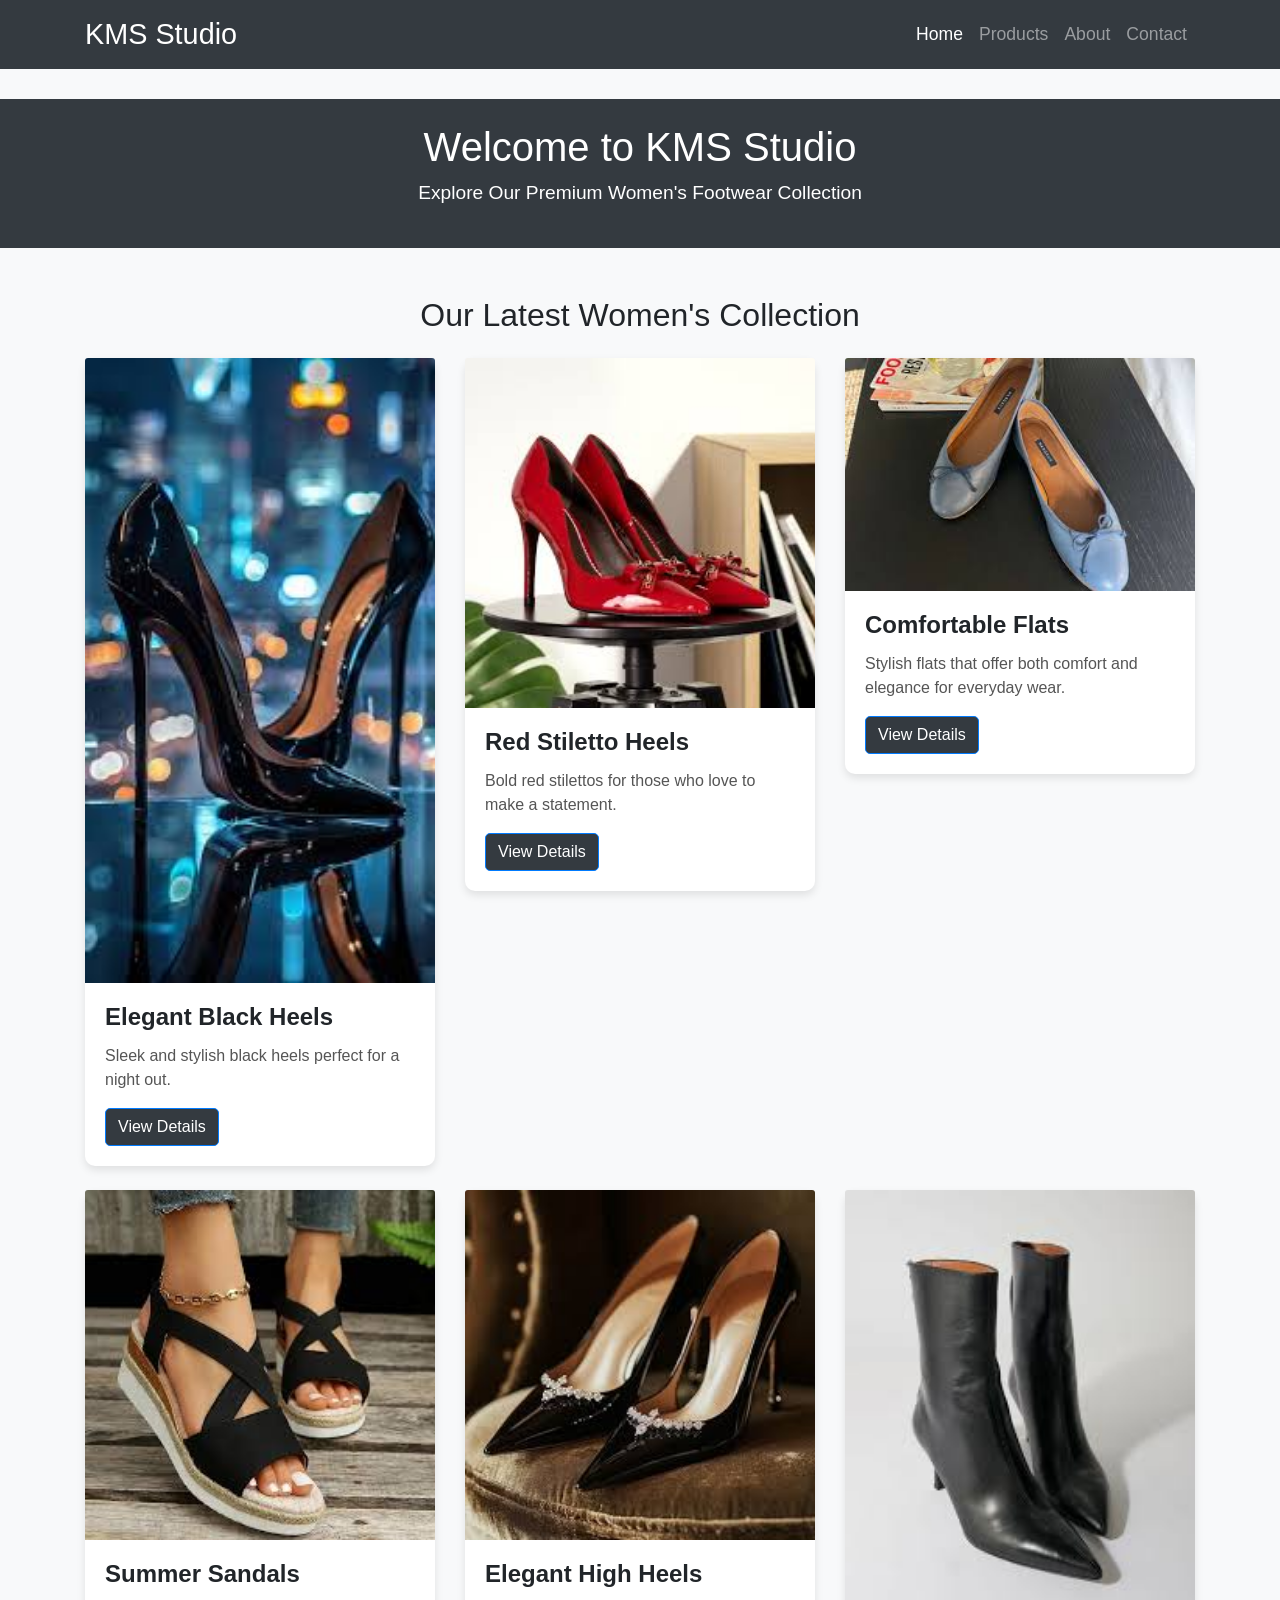
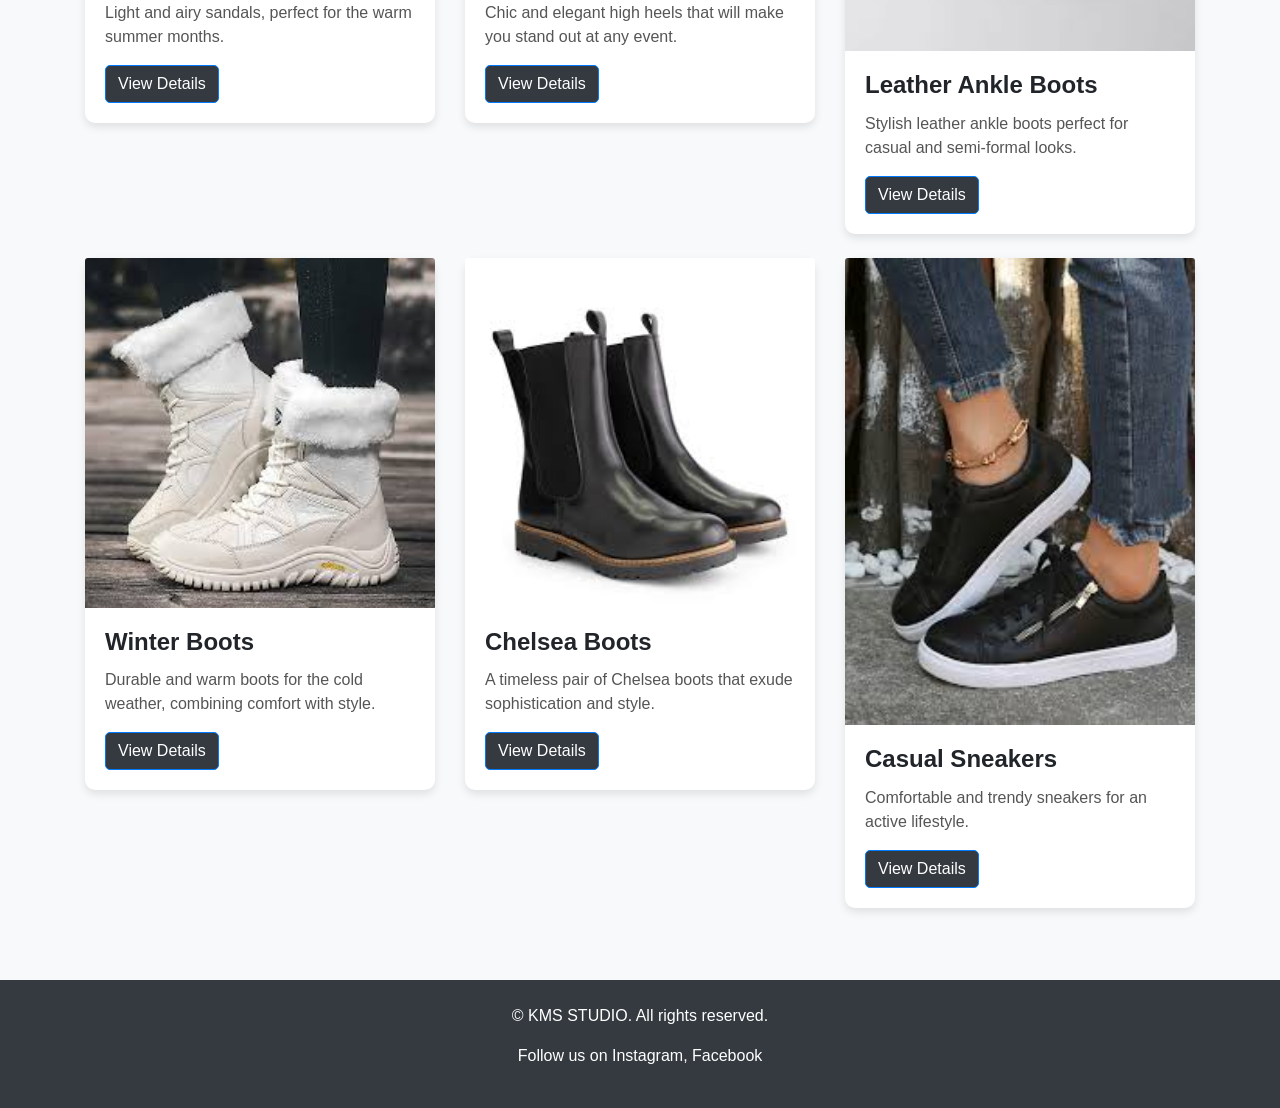
<file: womenfootwear.html>
<!DOCTYPE html>
<html lang="en">
<head>
  <meta charset="UTF-8">
  <meta name="viewport" content="width=device-width, initial-scale=1.0">
  <title>KMS Studio - Women's Footwear</title>
  <!-- Bootstrap CSS Link -->
  <link href="https://stackpath.bootstrapcdn.com/bootstrap/4.5.2/css/bootstrap.min.css" rel="stylesheet">
  <!-- Custom CSS Link -->
  <link rel="stylesheet" href="styles.css">
</head>
<body>

  <!-- Navigation Bar -->
  <nav class="navbar navbar-expand-lg navbar-dark bg-dark">
    <div class="container">
      <a class="navbar-brand" href="#">KMS Studio</a>
      <button class="navbar-toggler" type="button" data-toggle="collapse" data-target="#navbarNav" aria-controls="navbarNav" aria-expanded="false" aria-label="Toggle navigation">
        <span class="navbar-toggler-icon"></span>
      </button>
      <div class="collapse navbar-collapse" id="navbarNav">
        <ul class="navbar-nav ml-auto">
          <li class="nav-item active">
            <a class="nav-link" href="#">Home</a>
          </li>
          <li class="nav-item">
            <a class="nav-link" href="#">Products</a>
          </li>
          <li class="nav-item">
            <a class="nav-link" href="#">About</a>
          </li>
          <li class="nav-item">
            <a class="nav-link" href="#">Contact</a>
          </li>
        </ul>
      </div>
    </div>
  </nav>

  <!-- Header Section -->
  <header class="bg-dark text-white text-center py-4">
    <h1>Welcome to KMS Studio</h1>
    <p>Explore Our Premium Women's Footwear Collection</p>
  </header>

  <!-- Main Product Section -->
  <div class="container my-5">
    <h2 class="text-center mb-4">Our Latest Women's Collection</h2>
    <div class="row">
      <!-- Product 1 -->
      <div class="col-md-4 mb-4">
        <div class="card">
          <img src="1img.jpeg" class="card-img-top" alt="Women's Heel 1">
          <div class="card-body">
            <h5 class="card-title">Elegant Black Heels</h5>
            <p class="card-text">Sleek and stylish black heels perfect for a night out.</p>
            <a href="#" class="btn btn-primary">View Details</a>
          </div>
        </div>
      </div>

      <!-- Product 2 -->
      <div class="col-md-4 mb-4">
        <div class="card">
          <img src="2img.jpeg" class="card-img-top" alt="Women's Heel 2">
          <div class="card-body">
            <h5 class="card-title">Red Stiletto Heels</h5>
            <p class="card-text">Bold red stilettos for those who love to make a statement.</p>
            <a href="#" class="btn btn-primary">View Details</a>
          </div>
        </div>
      </div>

      <!-- Product 3 -->
      <div class="col-md-4 mb-4">
        <div class="card">
          <img src="3img.jpeg" class="card-img-top" alt="Women's Heel 3">
          <div class="card-body">
            <h5 class="card-title">Comfortable Flats</h5>
            <p class="card-text">Stylish flats that offer both comfort and elegance for everyday wear.</p>
            <a href="#" class="btn btn-primary">View Details</a>
          </div>
        </div>
      </div>

      <!-- Product 4 -->
      <div class="col-md-4 mb-4">
        <div class="card">
          <img src="4img.jpeg" class="card-img-top" alt="Women's Sandal 1">
          <div class="card-body">
            <h5 class="card-title">Summer Sandals</h5>
            <p class="card-text">Light and airy sandals, perfect for the warm summer months.</p>
            <a href="#" class="btn btn-primary">View Details</a>
          </div>
        </div>
      </div>

      <!-- Product 5 -->
      <div class="col-md-4 mb-4">
        <div class="card">
          <img src="5img.jpeg" class="card-img-top" alt="Women's Sandal 2">
          <div class="card-body">
            <h5 class="card-title">Elegant High Heels</h5>
            <p class="card-text">Chic and elegant high heels that will make you stand out at any event.</p>
            <a href="#" class="btn btn-primary">View Details</a>
          </div>
        </div>
      </div>

      <!-- Product 6 -->
      <div class="col-md-4 mb-4">
        <div class="card">
          <img src="6img.jpeg" class="card-img-top" alt="Women's Boot 1">
          <div class="card-body">
            <h5 class="card-title">Leather Ankle Boots</h5>
            <p class="card-text">Stylish leather ankle boots perfect for casual and semi-formal looks.</p>
            <a href="#" class="btn btn-primary">View Details</a>
          </div>
        </div>
      </div>

      <!-- Product 7 -->
      <div class="col-md-4 mb-4">
        <div class="card">
          <img src="7img.jpeg" class="card-img-top" alt="Women's Boot 2">
          <div class="card-body">
            <h5 class="card-title">Winter Boots</h5>
            <p class="card-text">Durable and warm boots for the cold weather, combining comfort with style.</p>
            <a href="#" class="btn btn-primary">View Details</a>
          </div>
        </div>
      </div>

      <!-- Product 8 -->
      <div class="col-md-4 mb-4">
        <div class="card">
          <img src="8img.jpeg" class="card-img-top" alt="Women's Boot 3">
          <div class="card-body">
            <h5 class="card-title">Chelsea Boots</h5>
            <p class="card-text">A timeless pair of Chelsea boots that exude sophistication and style.</p>
            <a href="#" class="btn btn-primary">View Details</a>
          </div>
        </div>
      </div>

      <!-- Product 9 -->
      <div class="col-md-4 mb-4">
        <div class="card">
          <img src="9img.jpeg" class="card-img-top" alt="Women's Boot 4">
          <div class="card-body">
            <h5 class="card-title">Casual Sneakers</h5>
            <p class="card-text">Comfortable and trendy sneakers for an active lifestyle.</p>
            <a href="#" class="btn btn-primary">View Details</a>
          </div>
        </div>
      </div>
    </div>
  </div>

  <!-- Footer Section -->
  <footer class="bg-dark text-white text-center py-4">
    <p>&copy;  KMS STUDIO. All rights reserved.</p>
    <p>Follow us on <a href="#" class="text-white">Instagram</a>, <a href="#" class="text-white">Facebook</a></p>
  </footer>

  <!-- Bootstrap JS and dependencies -->
  <script src="https://code.jquery.com/jquery-3.5.1.slim.min.js"></script>
  <script src="https://cdn.jsdelivr.net/npm/@popperjs/core@2.5.4/dist/umd/popper.min.js"></script>
  <script src="https://stackpath.bootstrapcdn.com/bootstrap/4.5.2/js/bootstrap.min.js"></script>
</body>
</html>
</file>
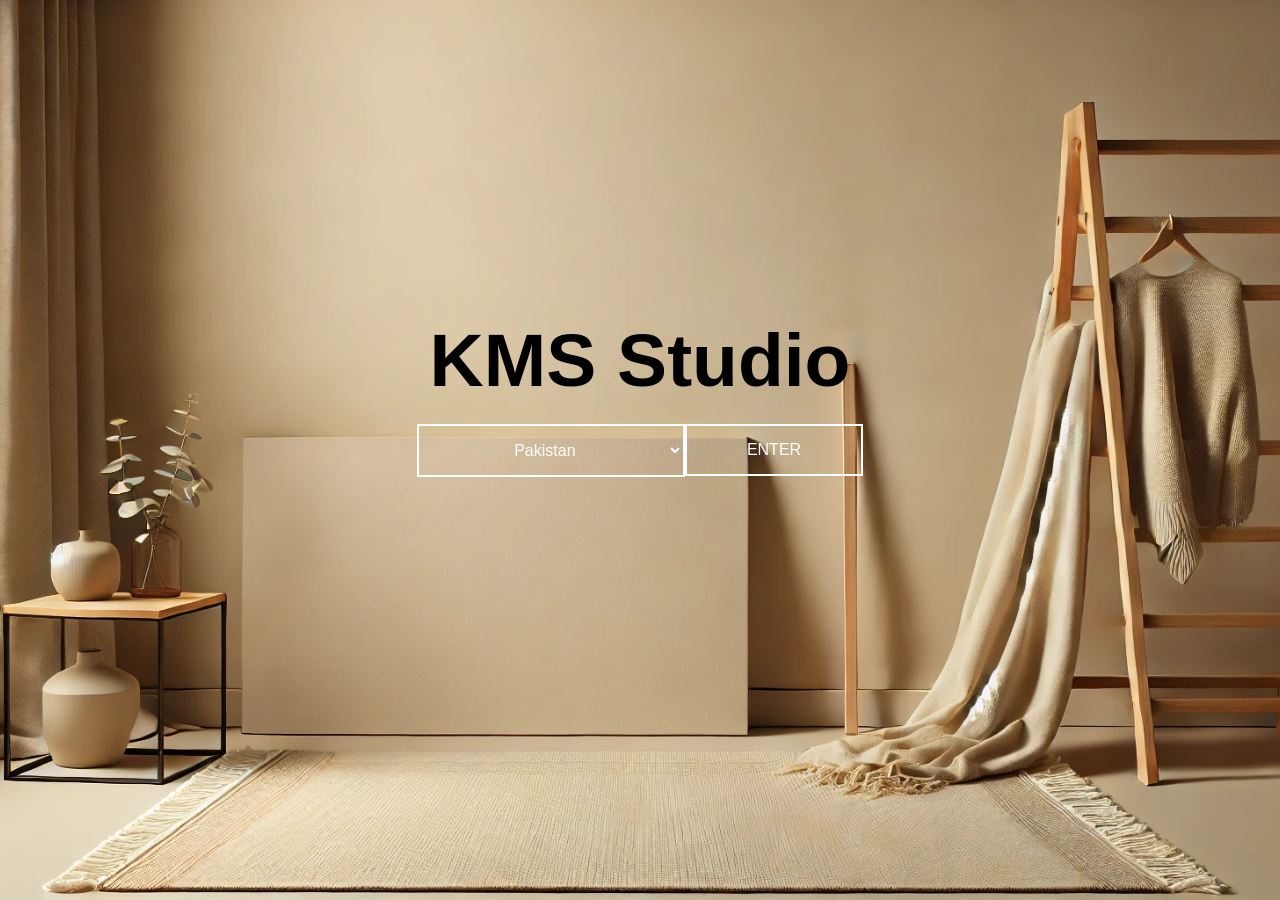
<file: Web project1/project1.html>
<!DOCTYPE html>
<html lang="en">
<head>
  <meta charset="UTF-8">
  <meta name="viewport" content="width=device-width, initial-scale=1.0">
  <title>KMS Studio</title>
  <link rel="stylesheet" href="style1.css">
 

</head>
<body>
  <header class="header">
   
  </header>
  <h1 style="text-align: center;">KMS Studio</h1>
  <a href="enter.html"></a>
  <div class="container">
    <select id="country" class="dropdown">
      <option value="pakistan">Pakistan</option>
      <option value="india">India</option>
      <option value="usa">United States</option>
      <option value="uk">United Kingdom</option>
      <option value="Rest of the World">Rest of the World</option>
    </select>
    
  </div>

  
  <br>
     <div class="button-container">
        <a href="enter.html" class="button">ENTER</a>
    </div>
  </div> 
</body>
</html>
</file>
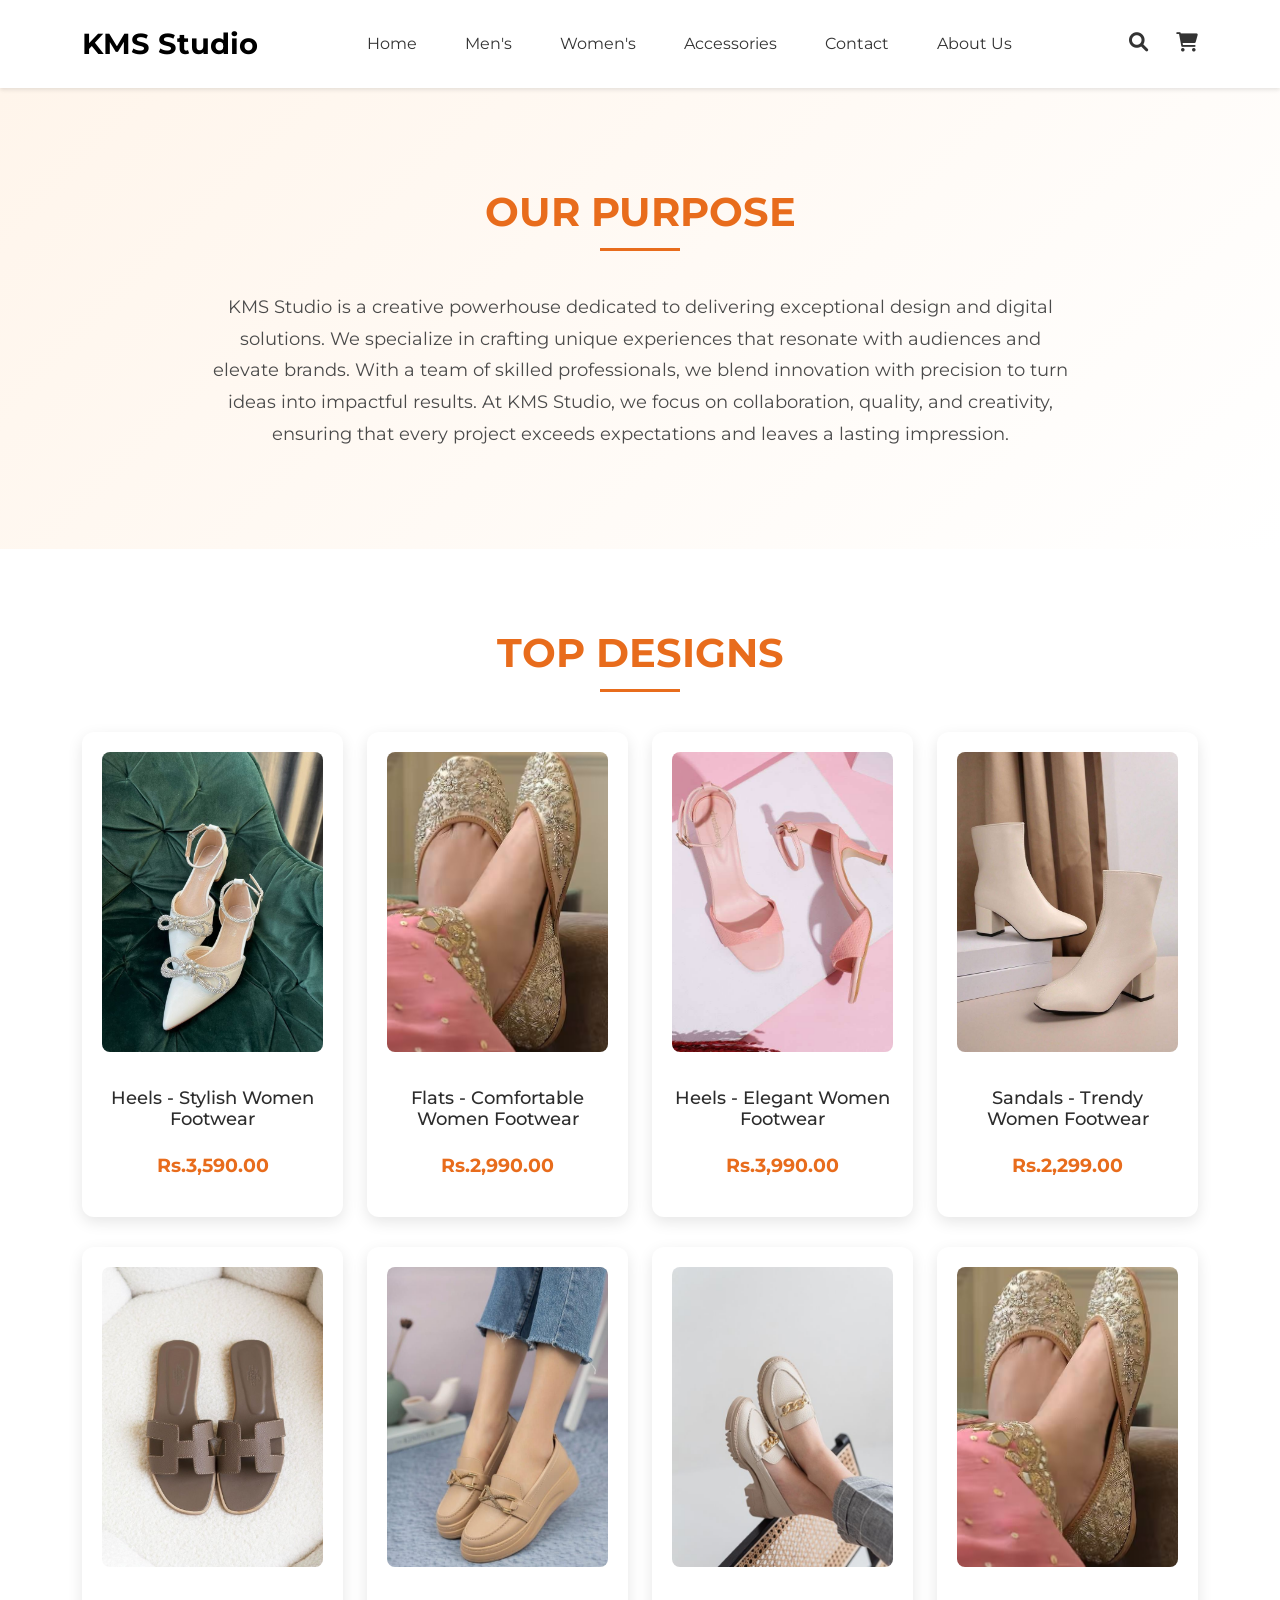
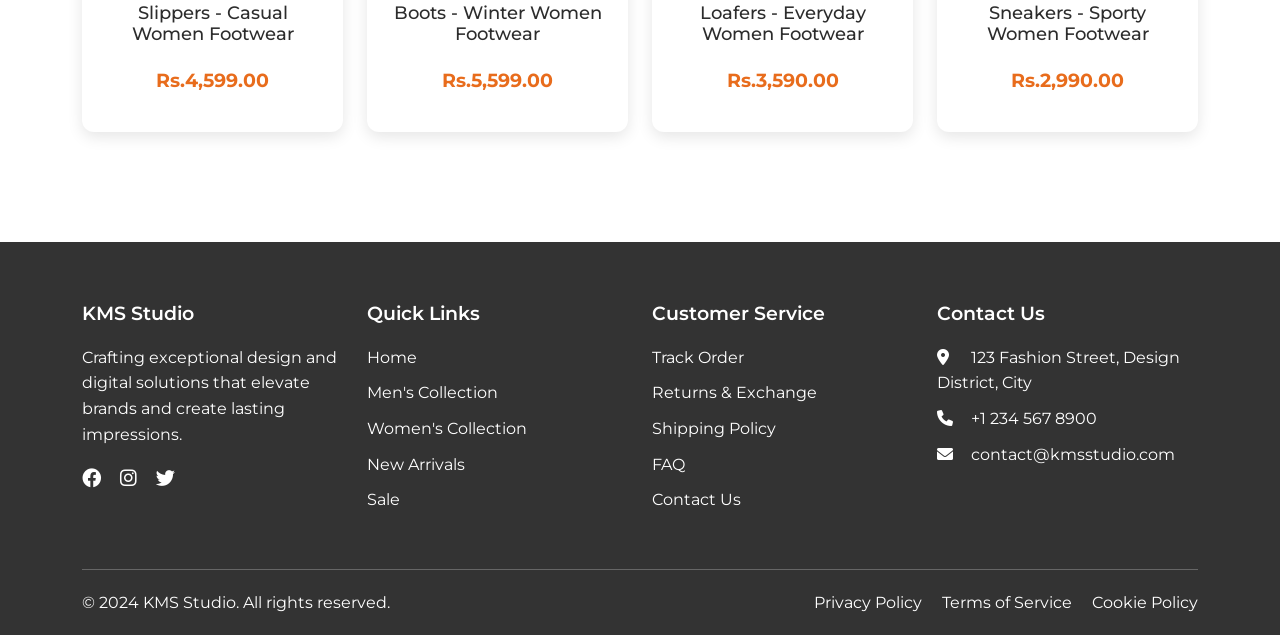
<file: Web project1/sasa.html>
<!DOCTYPE html>
<html lang="en">
<head>
    <meta charset="UTF-8">
    <meta name="viewport" content="width=device-width, initial-scale=1.0">
    <title>KMS Studio - Fashion Design</title>
    <link href="https://cdn.jsdelivr.net/npm/bootstrap@5.3.2/dist/css/bootstrap.min.css" rel="stylesheet">
    <link href="https://fonts.googleapis.com/css2?family=Montserrat:wght@300;400;500;700&display=swap" rel="stylesheet">
    <!-- Bootstrap CSS -->
  <link href="https://cdnjs.cloudflare.com/ajax/libs/bootstrap/5.3.2/css/bootstrap.min.css" rel="stylesheet">
  <link href="https://cdnjs.cloudflare.com/ajax/libs/font-awesome/6.0.0/css/all.min.css" rel="stylesheet">
  <link rel="stylesheet" href="nav.css">
    <style>
        :root {
            --primary-beige: #FFF5EB;
            --accent-orange: #E86C1C;
            --text-dark: #2C2C2C;
            --shadow: rgba(0, 0, 0, 0.1);
        }

        body {
            font-family: 'Montserrat', sans-serif;
            background-color: var(--primary-beige);
            color: var(--text-dark);
            line-height: 1.6;
        }

        .purpose-section {
            padding: 100px 0;
            background: linear-gradient(135deg, #fff5eb 0%, #fff 100%);
        }

        .section-title {
            color: var(--accent-orange);
            font-size: 2.5rem;
            font-weight: 700;
            text-align: center;
            margin-bottom: 40px;
            position: relative;
            padding-bottom: 15px;
        }

        .section-title::after {
            content: '';
            position: absolute;
            bottom: 0;
            left: 50%;
            transform: translateX(-50%);
            width: 80px;
            height: 3px;
            background-color: var(--accent-orange);
        }

        .purpose-text {
            text-align: center;
            max-width: 900px;
            margin: 0 auto;
            line-height: 1.8;
            font-size: 1.1rem;
            padding: 0 20px;
            color: #4a4a4a;
        }

        .designs-section {
            padding: 80px 0;
            background-color: white;
        }

        .product-card {
            background: white;
            border-radius: 12px;
            padding: 20px;
            margin-bottom: 30px;
            transition: all 0.3s ease;
            box-shadow: 0 5px 15px var(--shadow);
            text-align: center;
        }

        .product-card:hover {
            transform: translateY(-10px);
            box-shadow: 0 8px 25px rgba(0,0,0,0.15);
        }

        .product-image {
            width: 100%;
            height: 300px;
            object-fit: cover;
            border-radius: 8px;
            margin-bottom: 20px;
        }

        .product-title {
            font-size: 1.1rem;
            margin: 15px 0;
            color: var(--text-dark);
            font-weight: 500;
            min-height: 48px;
        }

        .product-price {
            color: var(--accent-orange);
            font-weight: 700;
            font-size: 1.2rem;
            margin-top: 10px;
        }

        @media (max-width: 768px) {
            .product-card {
                margin-bottom: 20px;
            }
            .section-title {
                font-size: 2rem;
            }
            .purpose-text {
                font-size: 1rem;
                padding: 0 15px;
            }
        }
    </style>
</head>
<body>
    <!-- Navbar -->
  <nav class="navbar navbar-expand-lg">
    <div class="container">
      <a class="navbar-brand" href="#">KMS Studio</a>
      <button class="navbar-toggler" type="button" data-bs-toggle="collapse" data-bs-target="#navbarNav">
        <span class="navbar-toggler-icon"></span>
      </button>
      <div class="collapse navbar-collapse" id="navbarNav">
        <ul class="navbar-nav mx-auto">
          <li class="nav-item"><a class="nav-link" href="#">Home</a></li>
          <li class="nav-item"><a class="nav-link" href="#">Men's</a></li>
          <li class="nav-item"><a class="nav-link" href="#">Women's</a></li>
          <li class="nav-item"><a class="nav-link" href="#">Accessories</a></li>
          <li class="nav-item"><a class="nav-link" href="#">Contact</a></li>
          <li class="nav-item"><a class="nav-link" href="#">About Us</a></li>
        </ul>
        <div class="nav-icons">
          <i class="fas fa-search"></i>
          <i class="fas fa-shopping-cart"></i>
        </div>
      </div>
    </div>
  </nav>

    <section class="purpose-section">
        <div class="container">
            <h2 class="section-title">OUR PURPOSE</h2>
            <p class="purpose-text">
                KMS Studio is a creative powerhouse dedicated to delivering exceptional design and digital solutions. We specialize in crafting unique experiences that resonate with audiences and elevate brands. With a team of skilled professionals, we blend innovation with precision to turn ideas into impactful results. At KMS Studio, we focus on collaboration, quality, and creativity, ensuring that every project exceeds expectations and leaves a lasting impression.
            </p>
        </div>
    </section>

    <section class="designs-section">
        <div class="container">
            <h2 class="section-title">TOP DESIGNS</h2>
            <div class="row">
                <div class="col-md-3 col-sm-6">
                    <div class="product-card">
                        <img src="pro.3.jpg" alt="Heels" class="product-image">
                        <h3 class="product-title">Heels - Stylish Women Footwear</h3>
                        <p class="product-price">Rs.3,590.00</p>
                    </div>
                </div>
                <div class="col-md-3 col-sm-6">
                    <div class="product-card">
                        <img src="pro.1.jpg" alt="Flats" class="product-image">
                        <h3 class="product-title">Flats - Comfortable Women Footwear</h3>
                        <p class="product-price">Rs.2,990.00</p>
                    </div>
                </div>
                <div class="col-md-3 col-sm-6">
                    <div class="product-card">
                        <img src="Heels.jpg" alt="Heels" class="product-image">
                        <h3 class="product-title">Heels - Elegant Women Footwear</h3>
                        <p class="product-price">Rs.3,990.00</p>
                    </div>
                </div>
                <div class="col-md-3 col-sm-6">
                    <div class="product-card">
                        <img src="product.9.jpg" alt="Sandals" class="product-image">
                        <h3 class="product-title">Sandals - Trendy Women Footwear</h3>
                        <p class="product-price">Rs.2,299.00</p>
                    </div>
                </div>
                <div class="col-md-3 col-sm-6">
                    <div class="product-card">
                        <img src="prod12.jpg" alt="Slippers" class="product-image">
                        <h3 class="product-title">Slippers - Casual Women Footwear</h3>
                        <p class="product-price">Rs.4,599.00</p>
                    </div>
                </div>
                <div class="col-md-3 col-sm-6">
                    <div class="product-card">
                        <img src="product 9.jpg" alt="Boots" class="product-image">
                        <h3 class="product-title">Boots - Winter Women Footwear</h3>
                        <p class="product-price">Rs.5,599.00</p>
                    </div>
                </div>
                <div class="col-md-3 col-sm-6">
                    <div class="product-card">
                        <img src="product 8.jpg" alt="Loafers" class="product-image">
                        <h3 class="product-title">Loafers - Everyday Women Footwear</h3>
                        <p class="product-price">Rs.3,590.00</p>
                    </div>
                </div>
                <div class="col-md-3 col-sm-6">
                    <div class="product-card">
                        <img src="pro.1.jpg" alt="Sneakers" class="product-image">
                        <h3 class="product-title">Sneakers - Sporty Women Footwear</h3>
                        <p class="product-price">Rs.2,990.00</p>
                    </div>
                </div>
            </div>
        </div>
    </section>
    <!-- Footer -->

  <footer class="footer">
    <div class="container">
        <div class="row">
            <!-- Brand Section -->
            <div class="col-lg-3 col-md-6 mb-4 mb-lg-0">
                <h3>KMS Studio</h3>
                <p>Crafting exceptional design and digital solutions that elevate brands and create lasting impressions.</p>
                <div class="social-icons">
                    <a href="#"><i class="fab fa-facebook"></i></a>
                    <a href="#"><i class="fab fa-instagram"></i></a>
                    <a href="#"><i class="fab fa-twitter"></i></a>
                </div>
            </div>

            <!-- Quick Links -->
            <div class="col-lg-3 col-md-6 mb-4 mb-lg-0">
                <h3>Quick Links</h3>
                <ul>
                    <li><a href="#">Home</a></li>
                    <li><a href="#">Men's Collection</a></li>
                    <li><a href="#">Women's Collection</a></li>
                    <li><a href="#">New Arrivals</a></li>
                    <li><a href="#">Sale</a></li>
                </ul>
            </div>

            <!-- Customer Service -->
            <div class="col-lg-3 col-md-6 mb-4 mb-lg-0">
                <h3>Customer Service</h3>
                <ul>
                    <li><a href="#">Track Order</a></li>
                    <li><a href="#">Returns & Exchange</a></li>
                    <li><a href="#">Shipping Policy</a></li>
                    <li><a href="#">FAQ</a></li>
                    <li><a href="#">Contact Us</a></li>
                </ul>
            </div>

            <!-- Contact Information -->
            <div class="col-lg-3 col-md-6 mb-4 mb-lg-0">
                <h3>Contact Us</h3>
                <ul class="contact-info">
                    <li><i class="fas fa-map-marker-alt"></i> 123 Fashion Street, Design District, City</li>
                    <li><i class="fas fa-phone"></i> +1 234 567 8900</li>
                    <li><i class="fas fa-envelope"></i> contact@kmsstudio.com</li>
                </ul>
            </div>
        </div>

        <!-- Footer Bottom -->
        <div class="footer-bottom">
            <div class="row">
                <div class="col-md-6 text-center text-md-start">
                    <p class="mb-0">&copy; 2024 KMS Studio. All rights reserved.</p>
                </div>
                <div class="col-md-6 text-center text-md-end">
                    <a href="#" class="me-3">Privacy Policy</a>
                    <a href="#" class="me-3">Terms of Service</a>
                    <a href="#">Cookie Policy</a>
                </div>
            </div>
        </div>
    </div>
</footer>


  <!-- Bootstrap JS -->
  <script src="https://cdnjs.cloudflare.com/ajax/libs/bootstrap/5.3.2/js/bootstrap.bundle.min.js"></script>
</body>
</html>
</file>
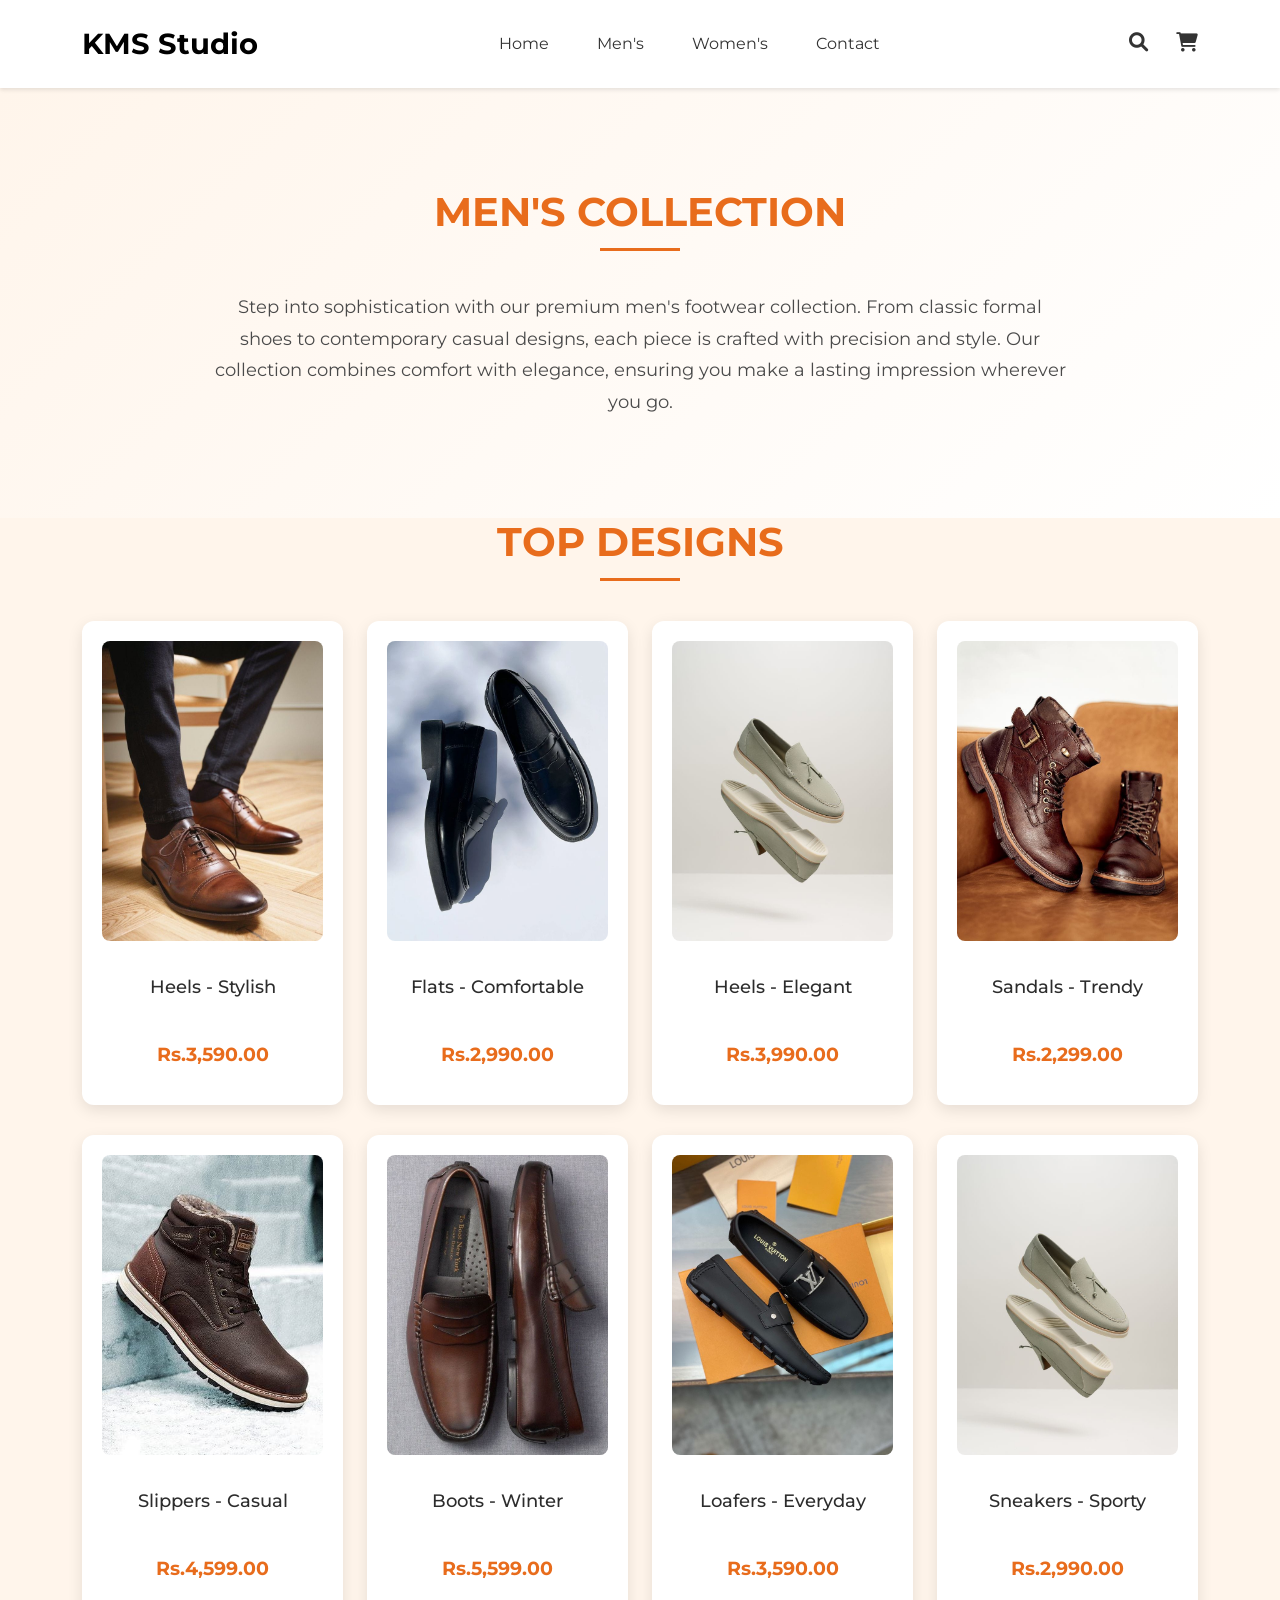
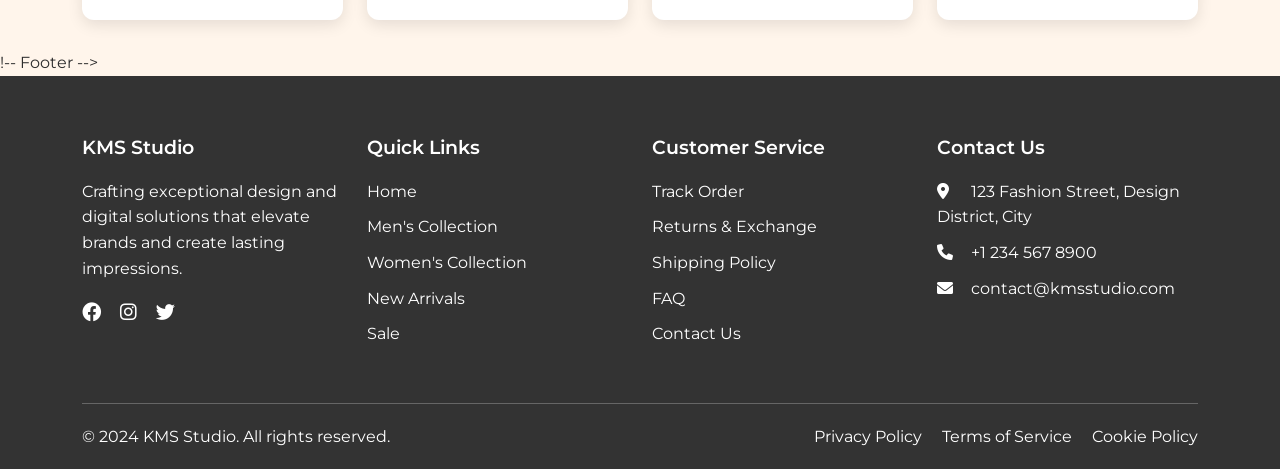
<file: Web project1/sasafoot.html>
<!DOCTYPE html>
<html lang="en">
<head>
    <meta charset="UTF-8">
    <meta name="viewport" content="width=device-width, initial-scale=1.0">
    <title>KMS Studio - Men's Collection</title>
    <link href="https://cdn.jsdelivr.net/npm/bootstrap@5.3.2/dist/css/bootstrap.min.css" rel="stylesheet">
    <link href="https://fonts.googleapis.com/css2?family=Montserrat:wght@300;400;500;700&display=swap" rel="stylesheet">
    <!-- Bootstrap CSS -->
  <link href="https://cdnjs.cloudflare.com/ajax/libs/bootstrap/5.3.2/css/bootstrap.min.css" rel="stylesheet">
  <link href="https://cdnjs.cloudflare.com/ajax/libs/font-awesome/6.0.0/css/all.min.css" rel="stylesheet">
  <link rel="stylesheet" href="nav.css">
    <style>
        :root {
            --primary-beige: #FFF5EB;
            --accent-orange: #E86C1C;
            --text-dark: #2C2C2C;
            --shadow: rgba(0, 0, 0, 0.1);
        }

        body {
            font-family: 'Montserrat', sans-serif;
            background-color: var(--primary-beige);
            color: var(--text-dark);
            line-height: 1.6;
        }

        
        .collection-intro {
            padding: 100px 0;
            background: linear-gradient(135deg, #fff5eb 0%, #fff 100%);
        }

        .section-title {
            color: var(--accent-orange);
            font-size: 2.5rem;
            font-weight: 700;
            text-align: center;
            margin-bottom: 40px;
            position: relative;
            padding-bottom: 15px;
        }

        .section-title::after {
            content: '';
            position: absolute;
            bottom: 0;
            left: 50%;
            transform: translateX(-50%);
            width: 80px;
            height: 3px;
            background-color: var(--accent-orange);
        }

        .intro-text {
            text-align: center;
            max-width: 900px;
            margin: 0 auto;
            line-height: 1.8;
            font-size: 1.1rem;
            padding: 0 20px;
            color: #4a4a4a;
        }

        .collection-section {
            padding: 80px 0;
            background-color: white;
        }

        .product-card {
            background: white;
            border-radius: 12px;
            padding: 20px;
            margin-bottom: 30px;
            transition: all 0.3s ease;
            box-shadow: 0 5px 15px var(--shadow);
            text-align: center;
        }

        .product-card:hover {
            transform: translateY(-10px);
            box-shadow: 0 8px 25px rgba(0,0,0,0.15);
        }

        .product-image {
            width: 100%;
            height: 300px;
            object-fit: cover;
            border-radius: 8px;
            margin-bottom: 20px;
        }

        .product-title {
            font-size: 1.1rem;
            margin: 15px 0;
            color: var(--text-dark);
            font-weight: 500;
            min-height: 48px;
        }

        .product-price {
            color: var(--accent-orange);
            font-weight: 700;
            font-size: 1.2rem;
            margin-top: 10px;
        }

        .category-tag {
            background-color: #FFF5EB;
            color: var(--accent-orange);
            padding: 5px 15px;
            border-radius: 20px;
            font-size: 0.9rem;
            display: inline-block;
            margin-bottom: 10px;
        }

        @media (max-width: 768px) {
            .product-card {
                margin-bottom: 20px;
            }
            .section-title {
                font-size: 2rem;
            }
            .intro-text {
                font-size: 1rem;
                padding: 0 15px;
            }
        }
    </style>
</head>
<body>
    <!-- Navbar -->
    <nav class="navbar navbar-expand-lg">
        <div class="container">
          <a class="navbar-brand" href="#">KMS Studio</a>
          <button class="navbar-toggler" type="button" data-bs-toggle="collapse" data-bs-target="#navbarNav">
            <span class="navbar-toggler-icon"></span>
          </button>
          <div class="collapse navbar-collapse" id="navbarNav">
            <ul class="navbar-nav mx-auto">
              <li class="nav-item"><a class="nav-link" href="enter.html">Home</a></li>
              <li class="nav-item"><a class="nav-link" href="womenfeet.htmlfoot.html">Men's</a></li>
              <li class="nav-item"><a class="nav-link" href="womenfeet.html">Women's</a></li>
              <li class="nav-item"><a class="nav-link" href="contact.html">Contact</a></li>
            </ul>
            <div class="nav-icons">
              <i class="fas fa-search"></i>
              <i class="fas fa-shopping-cart"></i>
            </div>
          </div>
        </div>
      </nav>

    <section class="collection-intro">
        <div class="container">
            <h2 class="section-title">MEN'S COLLECTION</h2>
            <p class="intro-text">
                Step into sophistication with our premium men's footwear collection. From classic formal shoes to contemporary casual designs, each piece is crafted with precision and style. Our collection combines comfort with elegance, ensuring you make a lasting impression wherever you go.
            </p>
        </div>
    </section>

    <section class="designs-section">
        <div class="container">
            <h2 class="section-title">TOP DESIGNS</h2>
            <div class="row">
                <div class="col-md-3 col-sm-6">
                    <div class="product-card">
                        <img src="shoe1.jpg" alt="Heels" class="product-image">
                        <h3 class="product-title">Heels - Stylish</h3>
                        <p class="product-price">Rs.3,590.00</p>
                    </div>
                </div>
                <div class="col-md-3 col-sm-6">
                    <div class="product-card">
                        <img src="shoe3.jpg" alt="Flats" class="product-image">
                        <h3 class="product-title">Flats - Comfortable</h3>
                        <p class="product-price">Rs.2,990.00</p>
                    </div>
                </div>
                <div class="col-md-3 col-sm-6">
                    <div class="product-card">
                        <img src="shoe4.jpg" alt="Heels" class="product-image">
                        <h3 class="product-title">Heels - Elegant</h3>
                        <p class="product-price">Rs.3,990.00</p>
                    </div>
                </div>
                <div class="col-md-3 col-sm-6">
                    <div class="product-card">
                        <img src="shoe9.jpg" alt="Sandals" class="product-image">
                        <h3 class="product-title">Sandals - Trendy</h3>
                        <p class="product-price">Rs.2,299.00</p>
                    </div>
                </div>
                <div class="col-md-3 col-sm-6">
                    <div class="product-card">
                        <img src="shoe10.jpg" alt="Slippers" class="product-image">
                        <h3 class="product-title">Slippers - Casual</h3>
                        <p class="product-price">Rs.4,599.00</p>
                    </div>
                </div>
                <div class="col-md-3 col-sm-6">
                    <div class="product-card">
                        <img src="shoe7.jpg" alt="Boots" class="product-image">
                        <h3 class="product-title">Boots - Winter</h3>
                        <p class="product-price">Rs.5,599.00</p>
                    </div>
                </div>
                <div class="col-md-3 col-sm-6">
                    <div class="product-card">
                        <img src="shoe6.jpg" alt="Loafers" class="product-image">
                        <h3 class="product-title">Loafers - Everyday</h3>
                        <p class="product-price">Rs.3,590.00</p>
                    </div>
                </div>
                <div class="col-md-3 col-sm-6">
                    <div class="product-card">
                        <img src="shoe4.jpg" alt="Sneakers" class="product-image">
                        <h3 class="product-title">Sneakers - Sporty</h3>
                        <p class="product-price">Rs.2,990.00</p>
                    </div>
                </div>
            </div>
        </div>
    </section>
    !-- Footer -->

  <footer class="footer">
    <div class="container">
        <div class="row">
            <!-- Brand Section -->
            <div class="col-lg-3 col-md-6 mb-4 mb-lg-0">
                <h3>KMS Studio</h3>
                <p>Crafting exceptional design and digital solutions that elevate brands and create lasting impressions.</p>
                <div class="social-icons">
                    <a href="#"><i class="fab fa-facebook"></i></a>
                    <a href="#"><i class="fab fa-instagram"></i></a>
                    <a href="#"><i class="fab fa-twitter"></i></a>
                </div>
            </div>

            <!-- Quick Links -->
            <div class="col-lg-3 col-md-6 mb-4 mb-lg-0">
                <h3>Quick Links</h3>
                <ul>
                    <li><a href="#">Home</a></li>
                    <li><a href="#">Men's Collection</a></li>
                    <li><a href="#">Women's Collection</a></li>
                    <li><a href="#">New Arrivals</a></li>
                    <li><a href="#">Sale</a></li>
                </ul>
            </div>

            <!-- Customer Service -->
            <div class="col-lg-3 col-md-6 mb-4 mb-lg-0">
                <h3>Customer Service</h3>
                <ul>
                    <li><a href="#">Track Order</a></li>
                    <li><a href="#">Returns & Exchange</a></li>
                    <li><a href="#">Shipping Policy</a></li>
                    <li><a href="#">FAQ</a></li>
                    <li><a href="#">Contact Us</a></li>
                </ul>
            </div>

            <!-- Contact Information -->
            <div class="col-lg-3 col-md-6 mb-4 mb-lg-0">
                <h3>Contact Us</h3>
                <ul class="contact-info">
                    <li><i class="fas fa-map-marker-alt"></i> 123 Fashion Street, Design District, City</li>
                    <li><i class="fas fa-phone"></i> +1 234 567 8900</li>
                    <li><i class="fas fa-envelope"></i> contact@kmsstudio.com</li>
                </ul>
            </div>
        </div>

        <!-- Footer Bottom -->
        <div class="footer-bottom">
            <div class="row">
                <div class="col-md-6 text-center text-md-start">
                    <p class="mb-0">&copy; 2024 KMS Studio. All rights reserved.</p>
                </div>
                <div class="col-md-6 text-center text-md-end">
                    <a href="#" class="me-3">Privacy Policy</a>
                    <a href="#" class="me-3">Terms of Service</a>
                    <a href="#">Cookie Policy</a>
                </div>
            </div>
        </div>
    </div>
</footer>


  <!-- Bootstrap JS -->
  <script src="https://cdnjs.cloudflare.com/ajax/libs/bootstrap/5.3.2/js/bootstrap.bundle.min.js"></script>
</body>
</html>
</file>
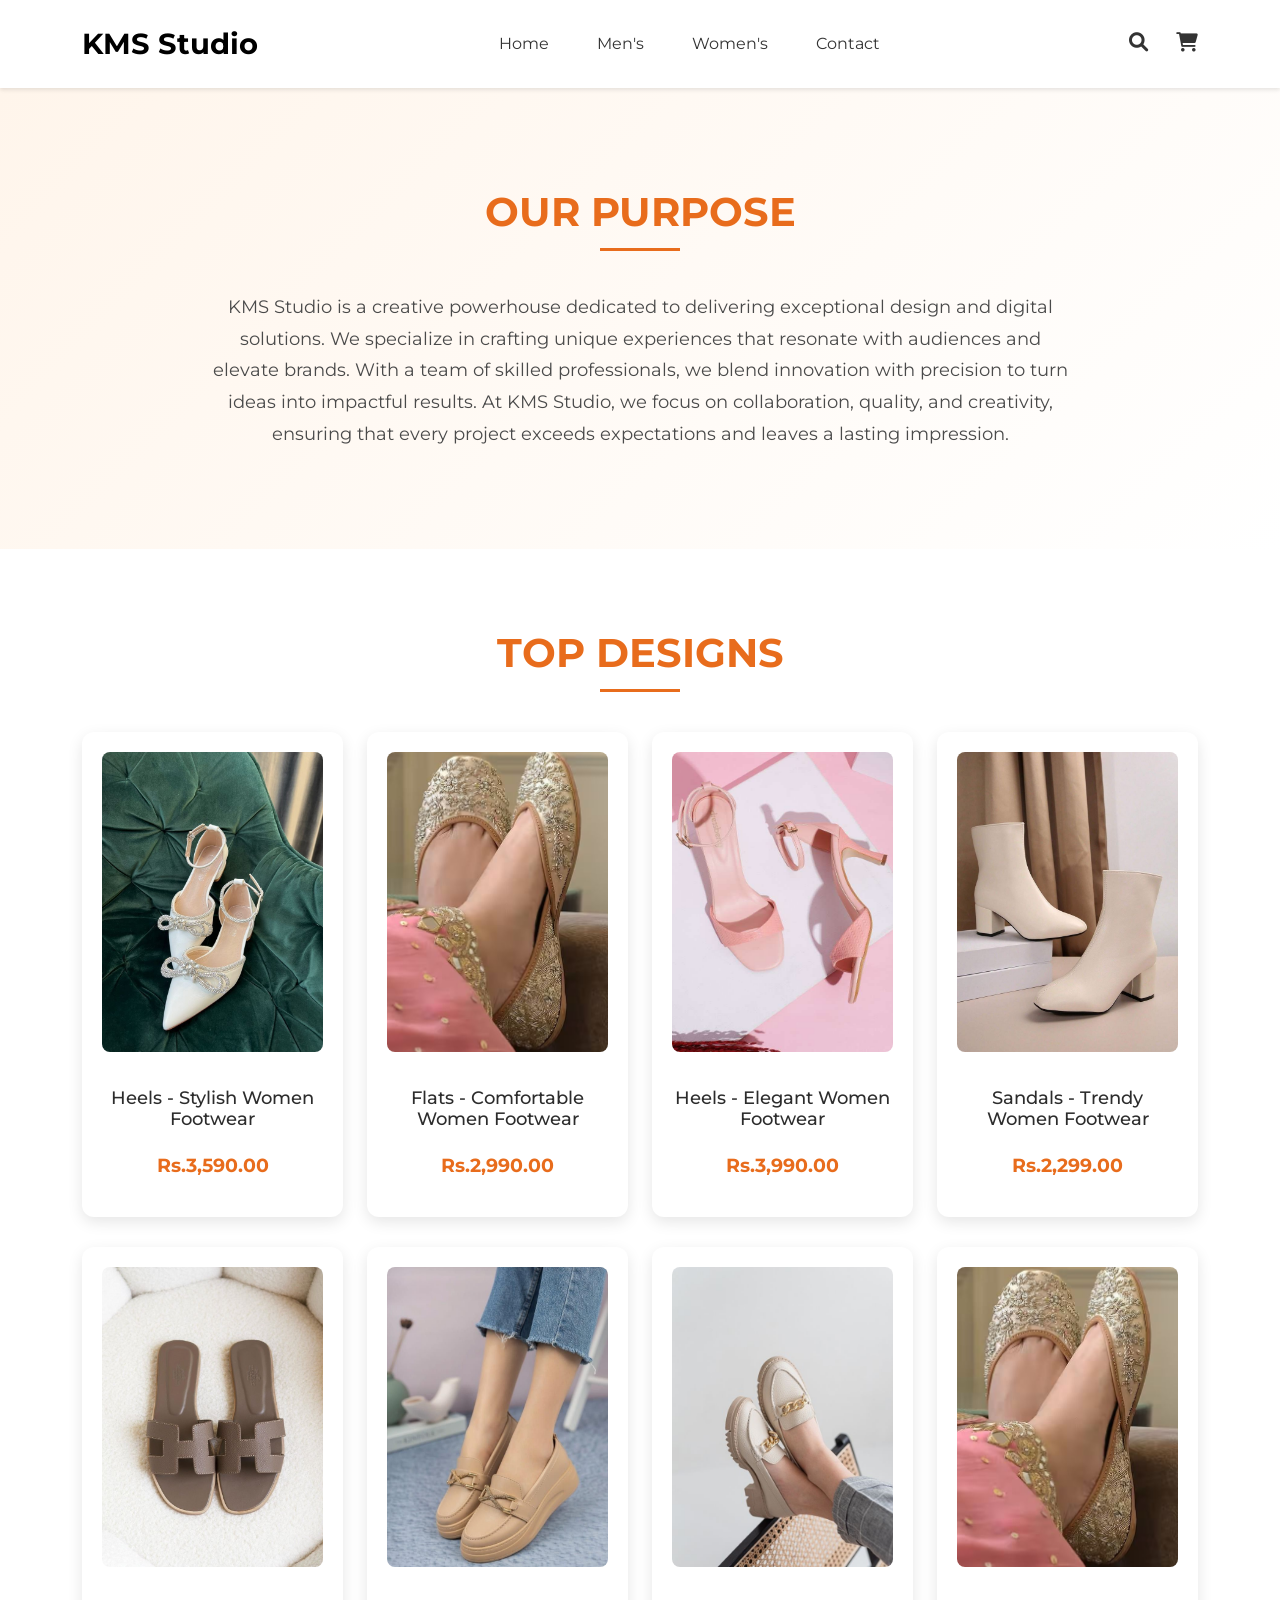
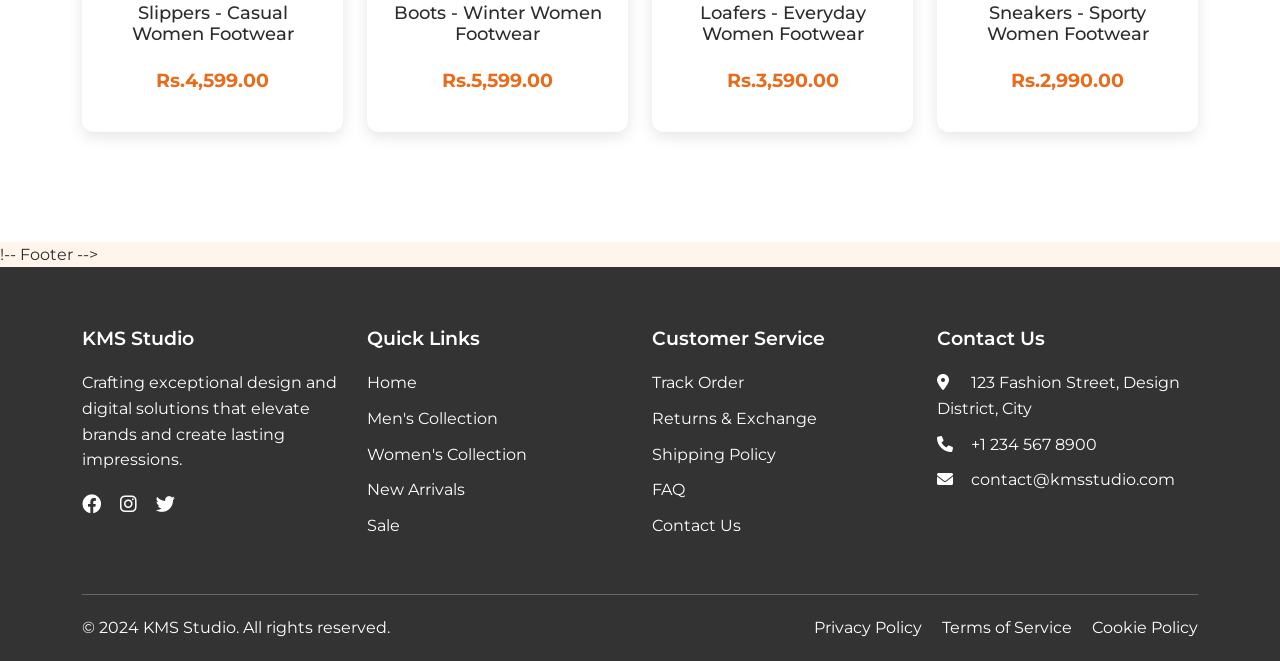
<file: Web project1/womenfeet.html>
<!DOCTYPE html>
<html lang="en">
<head>
    <meta charset="UTF-8">
    <meta name="viewport" content="width=device-width, initial-scale=1.0">
    <title>KMS Studio - Fashion Design</title>
    <link href="https://cdn.jsdelivr.net/npm/bootstrap@5.3.2/dist/css/bootstrap.min.css" rel="stylesheet">
    <link href="https://fonts.googleapis.com/css2?family=Montserrat:wght@300;400;500;700&display=swap" rel="stylesheet">
    <!-- Bootstrap CSS -->
  <link href="https://cdnjs.cloudflare.com/ajax/libs/bootstrap/5.3.2/css/bootstrap.min.css" rel="stylesheet">
  <link href="https://cdnjs.cloudflare.com/ajax/libs/font-awesome/6.0.0/css/all.min.css" rel="stylesheet">
  <link rel="stylesheet" href="nav.css">
    <style>
        :root {
            --primary-beige: #FFF5EB;
            --accent-orange: #E86C1C;
            --text-dark: #2C2C2C;
            --shadow: rgba(0, 0, 0, 0.1);
        }

        body {
            font-family: 'Montserrat', sans-serif;
            background-color: var(--primary-beige);
            color: var(--text-dark);
            line-height: 1.6;
        }

        .purpose-section {
            padding: 100px 0;
            background: linear-gradient(135deg, #fff5eb 0%, #fff 100%);
        }

        .section-title {
            color: var(--accent-orange);
            font-size: 2.5rem;
            font-weight: 700;
            text-align: center;
            margin-bottom: 40px;
            position: relative;
            padding-bottom: 15px;
        }

        .section-title::after {
            content: '';
            position: absolute;
            bottom: 0;
            left: 50%;
            transform: translateX(-50%);
            width: 80px;
            height: 3px;
            background-color: var(--accent-orange);
        }

        .purpose-text {
            text-align: center;
            max-width: 900px;
            margin: 0 auto;
            line-height: 1.8;
            font-size: 1.1rem;
            padding: 0 20px;
            color: #4a4a4a;
        }

        .designs-section {
            padding: 80px 0;
            background-color: white;
        }

        .product-card {
            background: white;
            border-radius: 12px;
            padding: 20px;
            margin-bottom: 30px;
            transition: all 0.3s ease;
            box-shadow: 0 5px 15px var(--shadow);
            text-align: center;
        }

        .product-card:hover {
            transform: translateY(-10px);
            box-shadow: 0 8px 25px rgba(0,0,0,0.15);
        }

        .product-image {
            width: 100%;
            height: 300px;
            object-fit: cover;
            border-radius: 8px;
            margin-bottom: 20px;
        }

        .product-title {
            font-size: 1.1rem;
            margin: 15px 0;
            color: var(--text-dark);
            font-weight: 500;
            min-height: 48px;
        }

        .product-price {
            color: var(--accent-orange);
            font-weight: 700;
            font-size: 1.2rem;
            margin-top: 10px;
        }

        @media (max-width: 768px) {
            .product-card {
                margin-bottom: 20px;
            }
            .section-title {
                font-size: 2rem;
            }
            .purpose-text {
                font-size: 1rem;
                padding: 0 15px;
            }
        }
    </style>
</head>
<body>
    <!-- Navbar -->
    <nav class="navbar navbar-expand-lg">
        <div class="container">
          <a class="navbar-brand" href="#">KMS Studio</a>
          <button class="navbar-toggler" type="button" data-bs-toggle="collapse" data-bs-target="#navbarNav">
            <span class="navbar-toggler-icon"></span>
          </button>
          <div class="collapse navbar-collapse" id="navbarNav">
            <ul class="navbar-nav mx-auto">
              <li class="nav-item"><a class="nav-link" href="enter.html">Home</a></li>
              <li class="nav-item"><a class="nav-link" href="womenfeet.htmlfoot.html">Men's</a></li>
              <li class="nav-item"><a class="nav-link" href="womenfeet.html">Women's</a></li>
              <li class="nav-item"><a class="nav-link" href="contact.html">Contact</a></li>
            </ul>
            <div class="nav-icons">
              <i class="fas fa-search"></i>
              <i class="fas fa-shopping-cart"></i>
            </div>
          </div>
        </div>
      </nav>

    <section class="purpose-section">
        <div class="container">
            <h2 class="section-title">OUR PURPOSE</h2>
            <p class="purpose-text">
                KMS Studio is a creative powerhouse dedicated to delivering exceptional design and digital solutions. We specialize in crafting unique experiences that resonate with audiences and elevate brands. With a team of skilled professionals, we blend innovation with precision to turn ideas into impactful results. At KMS Studio, we focus on collaboration, quality, and creativity, ensuring that every project exceeds expectations and leaves a lasting impression.
            </p>
        </div>
    </section>

    <section class="designs-section">
        <div class="container">
            <h2 class="section-title">TOP DESIGNS</h2>
            <div class="row">
                <div class="col-md-3 col-sm-6">
                    <div class="product-card">
                        <img src="pro.3.jpg" alt="Heels" class="product-image">
                        <h3 class="product-title">Heels - Stylish Women Footwear</h3>
                        <p class="product-price">Rs.3,590.00</p>
                    </div>
                </div>
                <div class="col-md-3 col-sm-6">
                    <div class="product-card">
                        <img src="pro.1.jpg" alt="Flats" class="product-image">
                        <h3 class="product-title">Flats - Comfortable Women Footwear</h3>
                        <p class="product-price">Rs.2,990.00</p>
                    </div>
                </div>
                <div class="col-md-3 col-sm-6">
                    <div class="product-card">
                        <img src="Heels.jpg" alt="Heels" class="product-image">
                        <h3 class="product-title">Heels - Elegant Women Footwear</h3>
                        <p class="product-price">Rs.3,990.00</p>
                    </div>
                </div>
                <div class="col-md-3 col-sm-6">
                    <div class="product-card">
                        <img src="product.9.jpg" alt="Sandals" class="product-image">
                        <h3 class="product-title">Sandals - Trendy Women Footwear</h3>
                        <p class="product-price">Rs.2,299.00</p>
                    </div>
                </div>
                <div class="col-md-3 col-sm-6">
                    <div class="product-card">
                        <img src="prod12.jpg" alt="Slippers" class="product-image">
                        <h3 class="product-title">Slippers - Casual Women Footwear</h3>
                        <p class="product-price">Rs.4,599.00</p>
                    </div>
                </div>
                <div class="col-md-3 col-sm-6">
                    <div class="product-card">
                        <img src="product 9.jpg" alt="Boots" class="product-image">
                        <h3 class="product-title">Boots - Winter Women Footwear</h3>
                        <p class="product-price">Rs.5,599.00</p>
                    </div>
                </div>
                <div class="col-md-3 col-sm-6">
                    <div class="product-card">
                        <img src="product 8.jpg" alt="Loafers" class="product-image">
                        <h3 class="product-title">Loafers - Everyday Women Footwear</h3>
                        <p class="product-price">Rs.3,590.00</p>
                    </div>
                </div>
                <div class="col-md-3 col-sm-6">
                    <div class="product-card">
                        <img src="pro.1.jpg" alt="Sneakers" class="product-image">
                        <h3 class="product-title">Sneakers - Sporty Women Footwear</h3>
                        <p class="product-price">Rs.2,990.00</p>
                    </div>
                </div>
            </div>
        </div>
    </section>
    <!-- Footer Bottom -->
    !-- Footer -->

  <footer class="footer">
    <div class="container">
        <div class="row">
            <!-- Brand Section -->
            <div class="col-lg-3 col-md-6 mb-4 mb-lg-0">
                <h3>KMS Studio</h3>
                <p>Crafting exceptional design and digital solutions that elevate brands and create lasting impressions.</p>
                <div class="social-icons">
                    <a href="#"><i class="fab fa-facebook"></i></a>
                    <a href="#"><i class="fab fa-instagram"></i></a>
                    <a href="#"><i class="fab fa-twitter"></i></a>
                </div>
            </div>

            <!-- Quick Links -->
            <div class="col-lg-3 col-md-6 mb-4 mb-lg-0">
                <h3>Quick Links</h3>
                <ul>
                    <li><a href="#">Home</a></li>
                    <li><a href="#">Men's Collection</a></li>
                    <li><a href="#">Women's Collection</a></li>
                    <li><a href="#">New Arrivals</a></li>
                    <li><a href="#">Sale</a></li>
                </ul>
            </div>

            <!-- Customer Service -->
            <div class="col-lg-3 col-md-6 mb-4 mb-lg-0">
                <h3>Customer Service</h3>
                <ul>
                    <li><a href="#">Track Order</a></li>
                    <li><a href="#">Returns & Exchange</a></li>
                    <li><a href="#">Shipping Policy</a></li>
                    <li><a href="#">FAQ</a></li>
                    <li><a href="#">Contact Us</a></li>
                </ul>
            </div>

            <!-- Contact Information -->
            <div class="col-lg-3 col-md-6 mb-4 mb-lg-0">
                <h3>Contact Us</h3>
                <ul class="contact-info">
                    <li><i class="fas fa-map-marker-alt"></i> 123 Fashion Street, Design District, City</li>
                    <li><i class="fas fa-phone"></i> +1 234 567 8900</li>
                    <li><i class="fas fa-envelope"></i> contact@kmsstudio.com</li>
                </ul>
            </div>
        </div>

        <!-- Footer Bottom -->
        <div class="footer-bottom">
            <div class="row">
                <div class="col-md-6 text-center text-md-start">
                    <p class="mb-0">&copy; 2024 KMS Studio. All rights reserved.</p>
                </div>
                <div class="col-md-6 text-center text-md-end">
                    <a href="#" class="me-3">Privacy Policy</a>
                    <a href="#" class="me-3">Terms of Service</a>
                    <a href="#">Cookie Policy</a>
                </div>
            </div>
        </div>
    </div>
</footer>


  <!-- Bootstrap JS -->
  <script src="https://cdnjs.cloudflare.com/ajax/libs/bootstrap/5.3.2/js/bootstrap.bundle.min.js"></script>
</body>
</html>
</file>
<file: styles.css>
/* Global Styles */
body {
    font-family: Arial, sans-serif;
    background-color: #f8f9fa;
  }
  
  /* Navigation Bar Styling */
  nav {
    margin-bottom: 30px;
  }
  
  .navbar-brand {
    font-size: 1.8rem;
  }
  
  .navbar-nav .nav-link {
    font-size: 1.1rem;
  }
  
  /* Header Section */
  header {
    background-color: #343a40;
  }
  
  header h1 {
    font-size: 2.5rem;
  }
  
  header p {
    font-size: 1.2rem;
    font-weight: lighter;
  }
  
  /* Footer Section */
  footer {
    background-color: #343a40;
  }
  
  footer a {
    text-decoration: none;
    color: #ffc107;
  }
  
  footer a:hover {
    color: #ff9800;
  }
  
  /* Card Styles */
  .card {
    border: none;
    border-radius: 10px;
    box-shadow: 0 4px 8px rgba(0, 0, 0, 0.1);
    transition: transform 0.3s ease, box-shadow 0.3s ease;
  }
  
  .card:hover {
    transform: translateY(-10px);
    box-shadow: 0 6px 12px rgba(0, 0, 0, 0.2);
  }
  
  .card-title {
    font-size: 1.5rem;
    font-weight: bold;
  }
  
  .card-text {
    color: #555;
  }
  
  .card-body .btn {
    background-color: #343a40;
    color: white;
    border-radius: 5px;
  }
  
  .card-body .btn:hover {
    background-color: #007bff;
  }
  
  /* Responsive Layout */
  @media (max-width: 768px) {
    .col-md-4 {
      margin-bottom: 20px;
    }
  }
</file>
<file: Web project1/style1.css>
h1
{
  position: absolute;
  top: 40%;
  left: 50%;
  transform: translate(-50%,-50%);
  font-family:  sans-serif;
  font-size:75px ;
  margin: 0;
  padding: 0;
  text-align: center;
  text-shadow: none;

}
/*Background Home Page*/
body
{
 background-image: url(home\ page\ background.webp);
 background-repeat: no-repeat;
 background-position: center;
 background-attachment: fixed;
 background-size: cover;
}
body {
  margin: 0;
  padding: 0;
  display: flex;
  justify-content: center;
  align-items: center;
  height: 100vh;
  background-color: #f5f5f5; /* Adjust background color as needed */
}
/* Dropdown styling */
.dropdown {
  display: inline-block;
  padding: 15px 60px;
  font-size: 16px;
  font-family: Arial, sans-serif;
  text-decoration: none;
  color: #fff;
  border: 2px solid #fff;
  background-color: transparent;
  text-align: center;
  transition: all 0.3s ease-in-out;
}

/* Hover effect for dropdown */
.dropdown:hover {
  color: #000;
  background-color: #fff;
}


.button {
  display: inline-block;
  padding: 15px 60px;
  font-size: 16px;
  font-family: Arial, sans-serif;
  text-decoration: none;
  color: #fff;
  border: 2px solid #fff;
  background-color: transparent;
  text-align: center;
  transition: all 0.3s ease-in-out;
}

.button:hover {
  color: #000;
  background-color: #fff;
}
/* General Reset */
body {
  margin: 0;
  font-family: Arial, sans-serif;
  background-color: #fbe5d6; /* Light peach background */
}

.navbar {
  display: flex;
  align-items: center;
  justify-content: space-between;
  padding: 10px 20px;
  background-color: #f8c9b6; /* Peach navigation bar */
  box-shadow: 0 2px 4px rgba(0, 0, 0, 0.1);
}

.logo img {
  height: 50px;
  cursor: pointer;
}

.nav-links {
  list-style: none;
  display: flex;
  gap: 20px;
}

.nav-links li {
  display: inline;
}

.nav-links a {
  text-decoration: none;
  font-size: 16px;
  font-weight: bold;
  color: #5c4033; /* Brown text for contrast */
  transition: color 0.3s;
}

.nav-links a:hover {
  color: #fff; /* White on hover */
}

.nav-icons {
  display: flex;
  gap: 15px;
  font-size: 18px;
  color: #5c4033; /* Brown icon color */
  cursor: pointer;
}

.nav-icons i:hover {
  color: #fff; /* White on hover */
}
</file>
<file: Web project1/nav.css>
:root {
    --primary-color: #333 !important;
    --secondary-color: #666 !important;
  }
  
  .navbar {
    background-color: white !important;
    padding: 1rem 2rem;
    box-shadow: 0 2px 4px rgba(0,0,0,0.1);
  }

  .navbar-brand {
    font-size: 1.8rem;
    font-weight: bold !important;
  }

  .nav-link {
    color: var(--primary-color) !important;
    margin: 0 1rem;
  }

  .nav-icons i {
    font-size: 1.2rem !important;
    margin-left: 1.5rem;
    color: var(--primary-color) !important;
    cursor: pointer;
  }

  
  .footer {
    background-color: #333 !important;
    color: #fff;
    padding: 60px 0 20px;
}

.footer h3 {
    color: #fff;
    font-size: 1.2rem;
    margin-bottom: 20px;
    font-weight: 600 !important;
}

.footer ul {
    list-style: none;
    padding: 0;
}

.footer ul li {
    margin-bottom: 10px;
}

.footer a {
    color: #fff;
    text-decoration: none;
    transition: color 0.3s;
}

.footer a:hover {
    color: #ccc;
}

.social-icons a {
    margin-right: 15px;
    font-size: 1.2rem;
}

.footer-bottom {
    border-top: 1px solid #666;
    margin-top: 40px;
    padding-top: 20px;
}

.contact-info i {
    margin-right: 10px;
    width: 20px;
}
</file>
